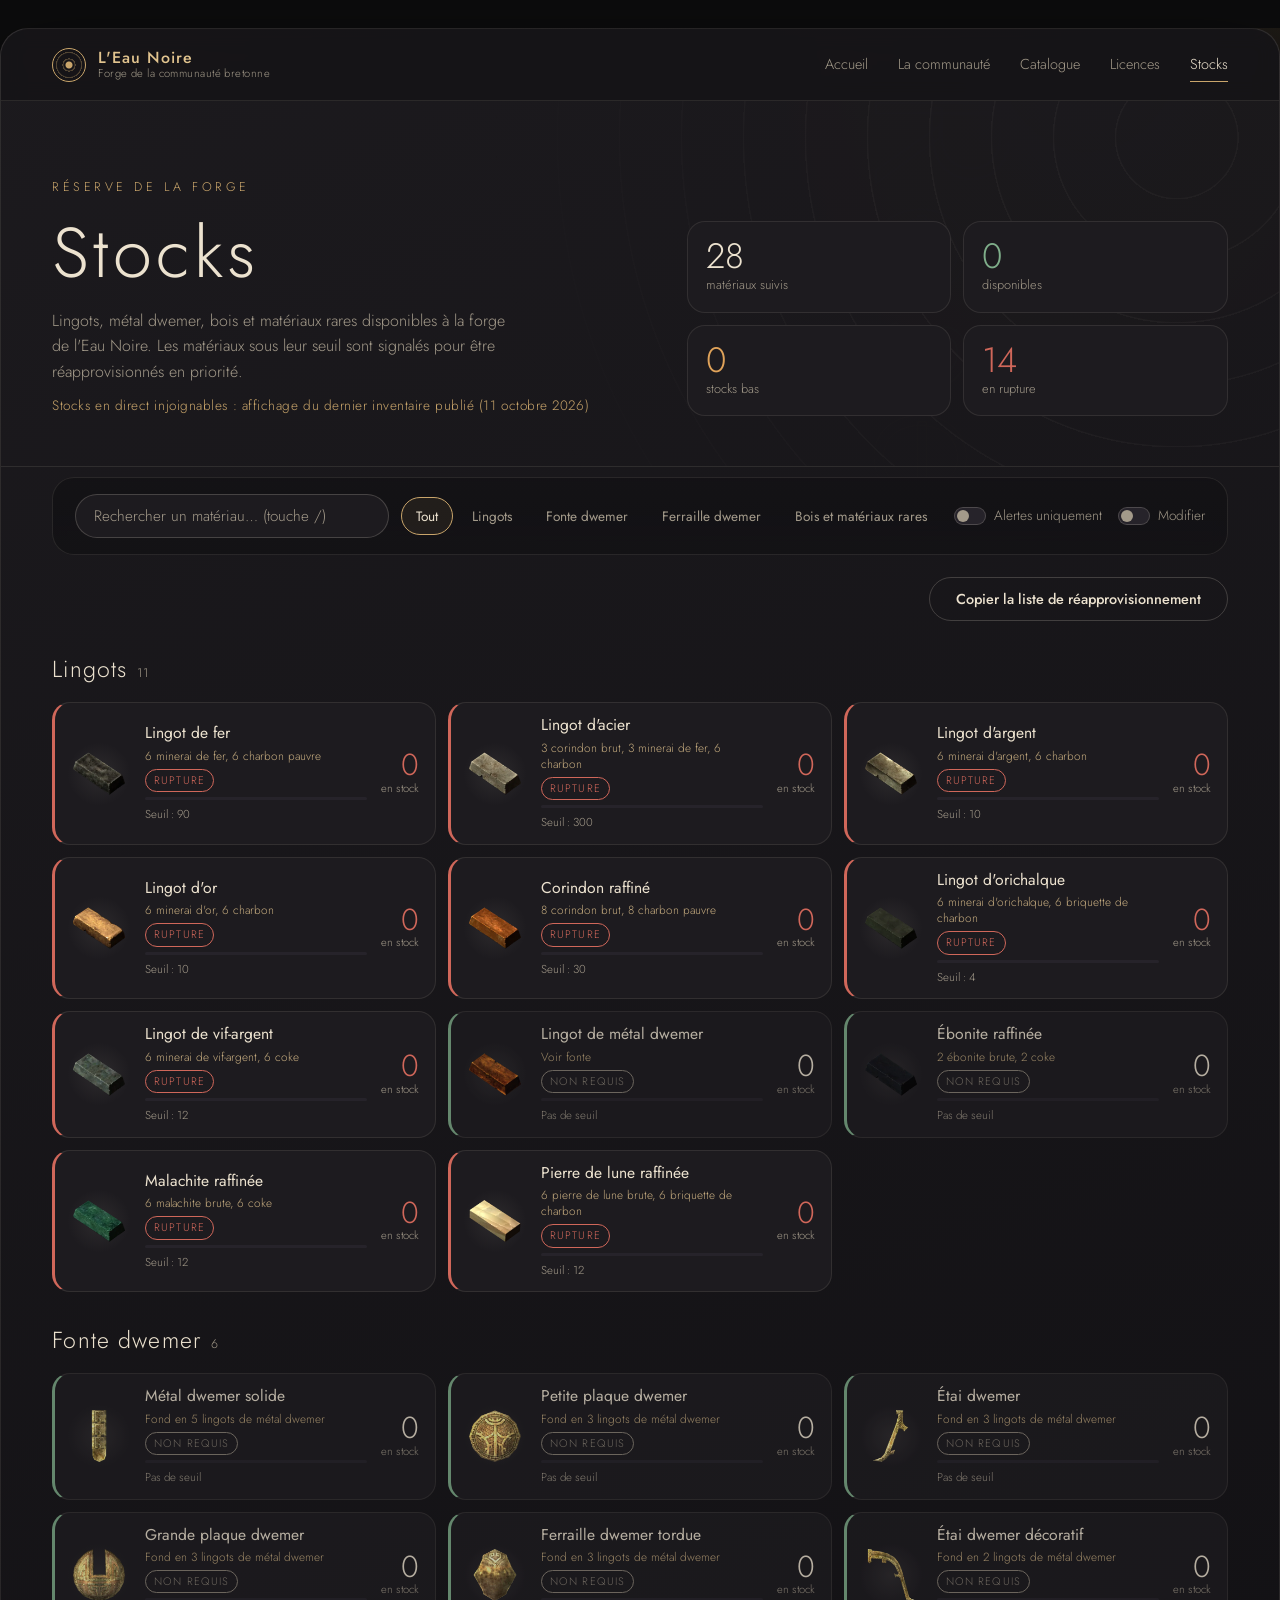
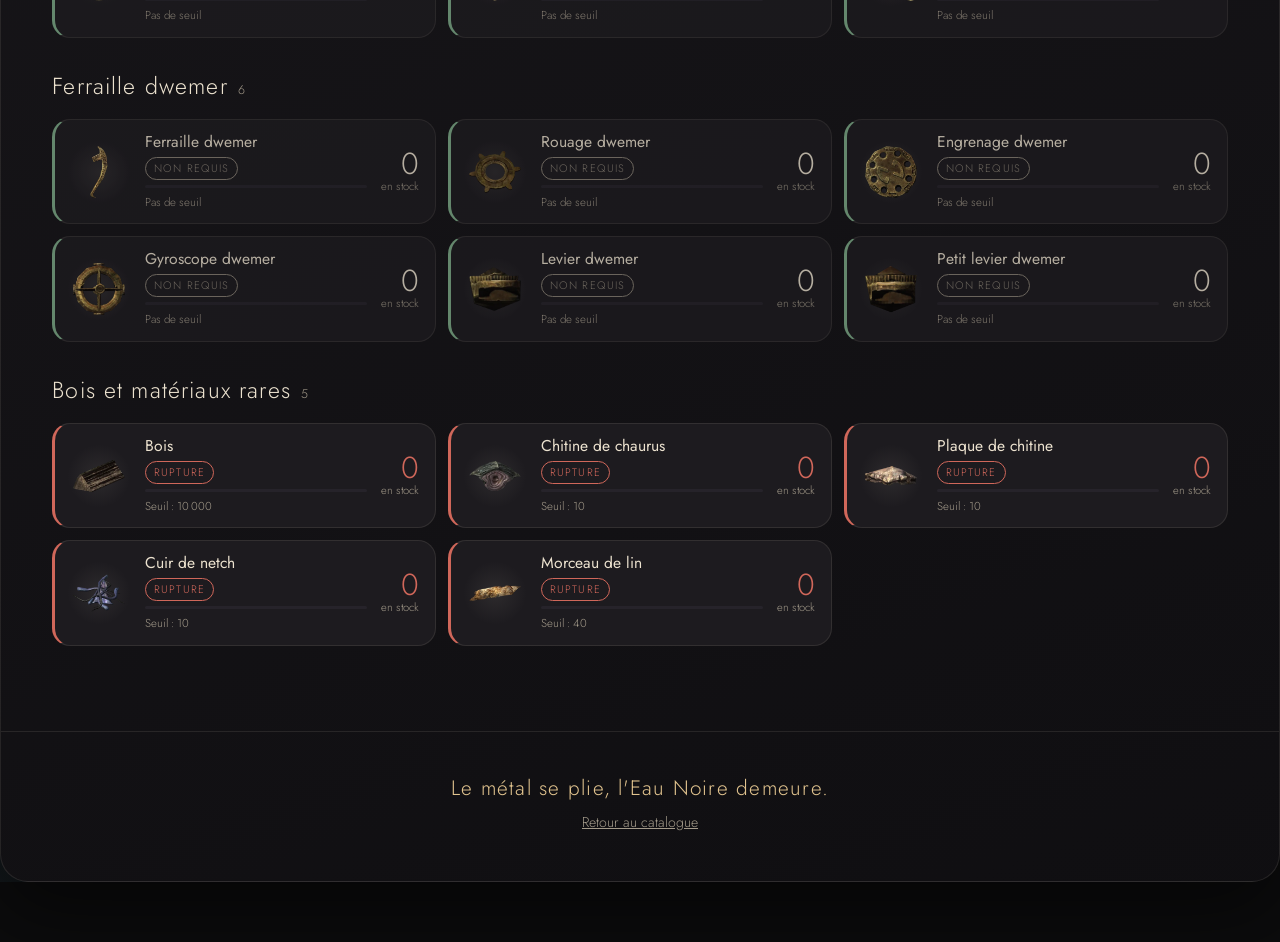
<file: stocks.html>
<!doctype html>
<html lang="fr">
<head>
<meta charset="utf-8">
<meta name="viewport" content="width=device-width, initial-scale=1">
<meta name="theme-color" content="#0c0c0d">
<title>Stocks — L'Eau Noire</title>
<link rel="preconnect" href="https://fonts.googleapis.com">
<link rel="preconnect" href="https://fonts.gstatic.com" crossorigin>
<link rel="stylesheet" href="https://fonts.googleapis.com/css2?family=Jost:wght@300;400;500;600&display=swap">
<link rel="stylesheet" href="style.css">
</head>
<body class="page-stocks">

<div class="backdrop-title" aria-hidden="true">Réserve</div>

<div class="frame">

  <!-- ===================== NAVIGATION ===================== -->
  <header class="nav">
    <a class="brand" href="index.html#accueil">
      <span class="brand-mark" aria-hidden="true"></span>
      <span class="brand-text"><strong>L'Eau Noire</strong><small>Forge de la communauté bretonne</small></span>
    </a>
    <nav class="nav-links" id="nav-links">
      <a href="index.html#accueil">Accueil</a>
      <a href="index.html#communaute">La communauté</a>
      <a href="index.html#catalogue">Catalogue</a>
      <a href="index.html#licences">Licences</a>
      <a href="stocks.html" class="active">Stocks</a>
    </nav>
    <button class="burger" id="burger" type="button" aria-label="Menu"><span></span><span></span></button>
  </header>

  <!-- ===================== EN-TÊTE ===================== -->
  <section class="stock-hero">
    <div>
      <p class="eyebrow">Réserve de la forge</p>
      <h1>Stocks</h1>
      <p class="hero-lead">Lingots, métal dwemer, bois et matériaux rares disponibles à la forge de l'Eau Noire. Les matériaux sous leur seuil sont signalés pour être réapprovisionnés en priorité.</p>
      <p class="stock-maj" id="stock-maj"></p>
    </div>
    <div class="stock-summary" id="stock-summary"></div>
  </section>

  <!-- ===================== INVENTAIRE ===================== -->
  <section class="catalogue stock-section">
    <div class="toolbar">
      <input id="search" type="search" placeholder="Rechercher un matériau… (touche /)" autocomplete="off">
      <div class="tabs" id="tabs"></div>
      <div class="toggles">
        <label class="switch"><input type="checkbox" id="t-alert"><span></span>Alertes uniquement</label>
        <label class="switch"><input type="checkbox" id="t-edit"><span></span>Modifier</label>
      </div>
    </div>

    <!-- Bandeau des modifications (rempli par stocks-page.js) -->
    <div class="draft-bar" id="draft-bar" hidden></div>

    <div class="stock-actions">
      <button class="btn-ghost" id="report-copy" type="button">Copier la liste de réapprovisionnement</button>
    </div>

    <div id="stock-list"></div>
  </section>

  <footer class="footer">
    <p class="footer-devise">Le métal se plie, l'Eau Noire demeure.</p>
    <p class="footer-contact"><a href="index.html#catalogue">Retour au catalogue</a></p>
  </footer>
</div>

<script src="stocks.js"></script>
<script src="stocks-page.js"></script>
</body>
</html>
</file>
<file: style.css>
/* =====================================================================
   L'EAU NOIRE — STYLE
   Noir profond, sable de parian et bronze. Motif : les cercles d'une eau
   sombre qui ondule. Les couleurs se changent dans :root.
   ===================================================================== */

:root {
  --noir:        #0c0c0d;  /* fond de page */
  --panneau:     #151417;  /* cadre principal */
  --panneau-2:   #1d1b1f;  /* cartes */
  --panneau-3:   #26232a;  /* survol */
  --ligne:       rgba(236, 226, 207, .10);
  --ligne-forte: rgba(236, 226, 207, .20);
  --parian:      #ece2cf;  /* texte principal */
  --sable:       #a39a8a;  /* texte secondaire */
  --bronze:      #c9a56b;  /* accent : boutons, prix */
  --bronze-clair:#e2c48f;
  --eau:         #3b6170;  /* reflet d'eau sombre, très discret */

  --font: "Jost", "Segoe UI", system-ui, sans-serif;
  --page-width: 1440px;
  --pad: clamp(16px, 4vw, 64px);
  --radius: 28px;
}

* { box-sizing: border-box; }
html { scroll-behavior: smooth; background: var(--noir); color-scheme: dark; }
body {
  margin: 0; min-height: 100vh; overflow-x: hidden;
  font: 300 16px/1.6 var(--font); color: var(--parian);
  background:
    radial-gradient(ellipse 60% 40% at 85% 0%, rgba(201, 165, 107, .14), transparent 70%),
    radial-gradient(ellipse 50% 50% at 0% 100%, rgba(59, 97, 112, .14), transparent 70%),
    var(--noir);
  accent-color: var(--bronze);
}
::selection { background: var(--bronze); color: var(--noir); }
a { color: inherit; }
img { max-width: 100%; }

/* Grand titre en creux, derrière le cadre */
.backdrop-title {
  position: fixed; right: -2vw; top: 50%; transform: translateY(-50%) rotate(90deg); transform-origin: center;
  font-size: 15vw; font-weight: 300; letter-spacing: .08em; white-space: nowrap; pointer-events: none;
  color: transparent; -webkit-text-stroke: 1px rgba(236, 226, 207, .05); z-index: 0;
}

/* ---------- Cadre principal ---------- */
.frame {
  position: relative; z-index: 1;
  max-width: var(--page-width); margin: 28px auto 60px;
  background: linear-gradient(160deg, rgba(29, 27, 31, .96), rgba(16, 15, 18, .97));
  border: 1px solid var(--ligne); border-radius: var(--radius);
  box-shadow: 0 30px 80px rgba(0, 0, 0, .55), inset 0 1px 0 rgba(236, 226, 207, .05);
}

/* ---------- Navigation ---------- */
.nav {
  position: sticky; top: 0; z-index: 20;
  display: flex; align-items: center; gap: 24px;
  padding: 18px var(--pad);
  background: rgba(21, 20, 23, .82); -webkit-backdrop-filter: blur(10px); backdrop-filter: blur(10px);
  border-bottom: 1px solid var(--ligne); border-radius: var(--radius) var(--radius) 0 0;
}
.brand { display: flex; align-items: center; gap: 12px; text-decoration: none; }
.brand-mark {
  width: 34px; height: 34px; border-radius: 50%; flex: none;
  border: 1px solid var(--bronze);
  background: radial-gradient(circle, var(--bronze) 0 3px, transparent 4px), repeating-radial-gradient(circle, transparent 0 5px, rgba(201, 165, 107, .35) 6px 6.6px);
}
.brand-text { display: flex; flex-direction: column; line-height: 1.15; }
.brand-text strong { font-weight: 500; letter-spacing: .06em; color: var(--bronze-clair); }
.brand-text small { font-size: .7rem; color: var(--sable); letter-spacing: .04em; }

.nav-links { display: flex; gap: 30px; margin-left: auto; }
.nav-links a { text-decoration: none; font-size: .9rem; color: var(--sable); padding: 6px 0; position: relative; transition: color .2s; }
.nav-links a:hover { color: var(--parian); }
.nav-links a.active { color: var(--parian); }
.nav-links a.active::after { content: ""; position: absolute; left: 0; right: 0; bottom: 0; height: 1px; background: var(--bronze); }

.devis-btn {
  font: 400 .88rem var(--font); color: var(--parian); cursor: pointer;
  background: transparent; border: 1px solid var(--ligne-forte); border-radius: 999px; padding: 8px 16px;
  display: inline-flex; align-items: center; gap: 8px; transition: border-color .2s;
}
.devis-btn:hover { border-color: var(--bronze); }
.devis-btn span {
  min-width: 22px; height: 22px; border-radius: 999px; padding: 0 6px;
  display: inline-grid; place-items: center; font-size: .75rem; font-weight: 500;
  background: var(--bronze); color: var(--noir);
}
.burger { display: none; }

/* Points décoratifs */
.side-dots { position: absolute; left: 22px; top: 260px; display: flex; flex-direction: column; gap: 14px; }
.side-dots i { width: 5px; height: 5px; border-radius: 50%; background: var(--ligne-forte); }
.side-dots i.on { background: var(--bronze); box-shadow: 0 0 10px var(--bronze); }

/* ---------- Boutons ---------- */
.btn, .btn-ghost {
  display: inline-flex; align-items: center; justify-content: center; gap: 8px;
  font: 500 .9rem var(--font); text-decoration: none; cursor: pointer;
  border-radius: 999px; padding: 11px 26px; transition: background .2s, border-color .2s, color .2s;
}
.btn { background: var(--bronze); color: #1a140b; border: 1px solid var(--bronze); }
.btn:hover { background: var(--bronze-clair); border-color: var(--bronze-clair); }
.btn-ghost { background: transparent; color: var(--parian); border: 1px solid var(--ligne-forte); }
.btn-ghost:hover { border-color: var(--bronze); color: var(--bronze-clair); }

/* ---------- Accueil ---------- */
.hero {
  position: relative; overflow: hidden;
  display: grid; grid-template-columns: 1.1fr .9fr; align-items: center; gap: 40px;
  padding: clamp(40px, 7vw, 96px) var(--pad) clamp(48px, 7vw, 100px);
  min-height: 560px;
}
.eyebrow { margin: 0 0 18px; font-size: .78rem; letter-spacing: .28em; text-transform: uppercase; color: var(--bronze); }
.hero h1 {
  margin: 0; font-weight: 300; font-size: clamp(3rem, 7vw, 5.6rem); line-height: 1.02; letter-spacing: .06em;
}
.hero-lead { max-width: 460px; margin: 24px 0 34px; color: var(--sable); font-size: 1rem; }
.hero-actions { display: flex; gap: 12px; flex-wrap: wrap; }

.hero-art { position: relative; aspect-ratio: 1; width: min(440px, 100%); justify-self: center; }
.hero-circle {
  position: absolute; inset: 12%; border-radius: 50%; overflow: hidden;
  border: 1px solid rgba(201, 165, 107, .5);
  box-shadow: 0 0 60px rgba(201, 165, 107, .15), inset 0 0 40px rgba(0, 0, 0, .6);
}
.hero-circle img { width: 100%; height: 100%; object-fit: cover; display: block; }
.ring { position: absolute; border-radius: 50%; border: 1px solid var(--ligne); }
.ring-outer { inset: -6%; }
.ring-mid { inset: 4%; border-color: rgba(201, 165, 107, .18); }
.orbit { position: absolute; inset: -6%; animation: orbit 28s linear infinite; }
.orbit i { position: absolute; top: 50%; left: -4px; width: 8px; height: 8px; border-radius: 50%; background: var(--bronze); box-shadow: 0 0 14px var(--bronze); }
@keyframes orbit { to { transform: rotate(360deg); } }
/* ondulations d'eau noire derrière le cercle */
.hero::before {
  content: ""; position: absolute; inset: 0; pointer-events: none;
  background: repeating-radial-gradient(circle at 74% 50%, transparent 0 70px, rgba(236, 226, 207, .035) 71px 72px);
  -webkit-mask-image: radial-gradient(circle at 74% 50%, #000 0 30%, transparent 62%);
          mask-image: radial-gradient(circle at 74% 50%, #000 0 30%, transparent 62%);
}

/* ---------- Communauté ---------- */
.about {
  display: grid; grid-template-columns: 1fr 1fr; gap: clamp(28px, 5vw, 72px); align-items: center;
  padding: clamp(40px, 6vw, 90px) var(--pad);
  border-top: 1px solid var(--ligne);
}
.about h2, .section-head h2 { margin: 0 0 22px; font-weight: 400; font-size: clamp(1.8rem, 3.4vw, 2.6rem); letter-spacing: .04em; }
.about-text p { color: var(--sable); margin: 0 0 14px; max-width: 560px; }
.about-text .devise { color: var(--bronze-clair); font-style: italic; margin: 22px 0 28px; }
.about-art { margin: 0; position: relative; }
.about-art img {
  display: block; width: 100%; aspect-ratio: 5 / 4; object-fit: cover;
  border-radius: 140px 24px 24px 24px; border: 1px solid var(--ligne-forte);
  filter: saturate(.85);
}
.about-art::before {
  content: ""; position: absolute; width: 180px; height: 180px; left: -40px; top: -40px; border-radius: 50%;
  border: 1px solid rgba(201, 165, 107, .25); pointer-events: none;
}

/* ---------- En-têtes de section ---------- */
.catalogue, .licences { padding: clamp(40px, 6vw, 90px) var(--pad); border-top: 1px solid var(--ligne); }
.section-head { display: flex; justify-content: space-between; align-items: flex-end; gap: 24px; flex-wrap: wrap; margin-bottom: 26px; }
.section-head h2 { margin: 0; }
.section-head p { margin: 0; color: var(--sable); max-width: 520px; font-size: .95rem; }
.section-head strong { color: var(--bronze-clair); font-weight: 500; }

/* ---------- Barre d'outils du catalogue ---------- */
.toolbar {
  position: sticky; top: 71px; z-index: 10;
  display: flex; flex-wrap: wrap; align-items: center; gap: 12px;
  padding: 16px 22px; margin-bottom: 22px;
  background: linear-gradient(rgba(19, 18, 21, .96), rgba(19, 18, 21, .9));
  -webkit-backdrop-filter: blur(8px); backdrop-filter: blur(8px);
  border: 1px solid var(--ligne); border-radius: 22px;
}
#search {
  flex: 1 1 240px; min-width: 0; padding: 10px 18px; border-radius: 999px;
  font: 300 .95rem var(--font); color: var(--parian);
  background: var(--panneau-2); border: 1px solid var(--ligne-forte);
}
#search::placeholder { color: var(--sable); }
#search:focus { outline: none; border-color: var(--bronze); }
.tabs { display: flex; gap: 4px; flex-wrap: wrap; }
.tab {
  font: 400 .85rem var(--font); color: var(--sable); cursor: pointer;
  background: transparent; border: 1px solid transparent; border-radius: 999px; padding: 8px 14px; white-space: nowrap;
}
.tab:hover { color: var(--parian); }
.tab[aria-pressed="true"] { color: var(--parian); border-color: var(--bronze); background: rgba(201, 165, 107, .08); }
.toggles { display: flex; gap: 16px; margin-left: auto; }
.switch { display: inline-flex; align-items: center; gap: 8px; font-size: .85rem; color: var(--sable); cursor: pointer; white-space: nowrap; }
.switch input { position: absolute; opacity: 0; pointer-events: none; }
.switch span { width: 32px; height: 18px; border-radius: 999px; background: var(--panneau-3); border: 1px solid var(--ligne-forte); position: relative; transition: background .2s; }
.switch span::after { content: ""; position: absolute; top: 2px; left: 2px; width: 12px; height: 12px; border-radius: 50%; background: var(--sable); transition: transform .2s, background .2s; }
.switch input:checked + span { background: rgba(201, 165, 107, .25); border-color: var(--bronze); }
.switch input:checked + span::after { transform: translateX(14px); background: var(--bronze); }
.switch input:focus-visible + span { outline: 2px solid var(--bronze); outline-offset: 2px; }

/* ---------- Sets ---------- */
.set { padding: 34px 0; border-bottom: 1px solid var(--ligne); scroll-margin-top: 150px; }
.set:last-child { border-bottom: none; }
.set-head { display: flex; align-items: baseline; gap: 14px; flex-wrap: wrap; margin-bottom: 6px; }
.set-head h3 { margin: 0; font-weight: 300; font-size: 1.6rem; letter-spacing: .05em; }
.set-cat { font-size: .72rem; letter-spacing: .2em; text-transform: uppercase; color: var(--sable); }
.lic-badge {
  font: 500 .66rem var(--font); letter-spacing: .14em; text-transform: uppercase; cursor: pointer;
  color: var(--bronze); background: transparent; border: 1px solid var(--bronze); border-radius: 999px; padding: 3px 9px;
}
.lic-badge:hover { background: var(--bronze); color: var(--noir); }
.set-note { margin: 0 0 4px; color: var(--sable); font-size: .88rem; }
.set-note.lic { color: var(--bronze-clair); }
.set-body { display: grid; grid-template-columns: 1fr; gap: 22px; margin-top: 18px; }
.set-body.has-apercu { grid-template-columns: 240px minmax(0, 1fr); }
.sub-head { margin: 26px 0 0; font-weight: 400; font-size: .8rem; letter-spacing: .22em; text-transform: uppercase; color: var(--bronze); display: flex; align-items: center; gap: 12px; }
.sub-head::after { content: ""; flex: 1; height: 1px; background: var(--ligne); }

.apercu { margin: 0; position: relative; align-self: start; }
.apercu img {
  display: block; width: 100%; aspect-ratio: 4 / 5; object-fit: cover; object-position: center 25%;
  border-radius: 120px 120px 18px 18px; border: 1px solid var(--ligne-forte); cursor: zoom-in;
}
.apercu figcaption { margin-top: 10px; font-size: .72rem; letter-spacing: .2em; text-transform: uppercase; color: var(--bronze); text-align: center; }

.cards { display: grid; grid-template-columns: repeat(auto-fill, minmax(170px, 1fr)); gap: 14px; align-content: start; }
.card {
  position: relative; display: flex; flex-direction: column;
  background: var(--panneau-2); border: 1px solid var(--ligne); border-radius: 18px; overflow: hidden;
  transition: border-color .2s, transform .2s, background .2s;
}
.card:hover { border-color: rgba(201, 165, 107, .45); background: var(--panneau-3); transform: translateY(-2px); }
.card-img {
  position: relative; aspect-ratio: 1;
  background: radial-gradient(circle at 50% 45%, rgba(236, 226, 207, .07), transparent 65%);
}
.card-img img {
  position: absolute; inset: 14px; width: calc(100% - 28px); height: calc(100% - 28px);
  object-fit: contain; cursor: zoom-in; transition: transform .3s;
}
.card:hover .card-img img { transform: scale(1.05); }
.card-img .ph { position: absolute; inset: 22%; border-radius: 50%; border: 1px dashed var(--ligne-forte); }
.card-info { padding: 0 14px 14px; display: flex; flex-direction: column; gap: 4px; flex: 1; }
.card-name { font-weight: 400; font-size: .98rem; }
.card-mat { font-size: .76rem; line-height: 1.4; color: var(--sable); display: none; }
.show-mat .card-mat { display: block; }
.card-foot { display: flex; align-items: center; justify-content: space-between; gap: 8px; margin-top: auto; padding-top: 8px; }
.card-price { font-weight: 500; color: var(--bronze-clair); }
.card-price .na { font-weight: 300; font-style: italic; color: var(--sable); font-size: .85rem; }
.card-mo { font-size: .72rem; color: var(--sable); }
.add {
  width: 34px; height: 34px; border-radius: 50%; flex: none; cursor: pointer;
  font: 400 1.1rem/1 var(--font); color: var(--parian);
  background: transparent; border: 1px solid var(--ligne-forte); transition: all .2s;
}
.add:hover { background: var(--bronze); border-color: var(--bronze); color: var(--noir); }
.add.pulse { animation: pulse .4s ease; }
@keyframes pulse { 50% { transform: scale(1.25); } }
.empty { text-align: center; color: var(--sable); padding: 60px 0; }

/* ---------- Licences ---------- */
.lic-fab {
  display: flex; flex-wrap: wrap; align-items: center; gap: 10px 24px;
  padding: 18px 22px; margin-bottom: 18px; border-radius: 18px;
  background: rgba(201, 165, 107, .07); border: 1px solid rgba(201, 165, 107, .3);
}
.lic-fab strong { color: var(--bronze-clair); font-weight: 500; font-size: 1.15rem; }
.lic-fab p { margin: 0; color: var(--sable); font-size: .88rem; }
.lic-grid { display: grid; grid-template-columns: repeat(auto-fill, minmax(290px, 1fr)); gap: 14px; }
.lic-card { background: var(--panneau-2); border: 1px solid var(--ligne); border-radius: 18px; padding: 18px 20px; scroll-margin-top: 150px; transition: border-color .3s; }
.lic-card.flash { border-color: var(--bronze); }
.lic-card h4 { margin: 0; font-weight: 400; font-size: 1.15rem; letter-spacing: .03em; display: flex; justify-content: space-between; gap: 8px; }
.lic-card h4 small { font-size: .72rem; color: var(--sable); font-weight: 300; }
.lic-auth { margin: 4px 0 10px; font-size: .8rem; color: var(--sable); }
.lic-auth b { color: var(--bronze); font-weight: 500; }
.lic-card table { width: 100%; border-collapse: collapse; margin-top: 8px; font-size: .86rem; }
.lic-card th { text-align: left; font-weight: 400; color: var(--sable); font-size: .76rem; padding: 6px 0; border-bottom: 1px solid var(--ligne); }
.lic-card td { padding: 6px 0; border-bottom: 1px solid var(--ligne); }
.lic-card tr:last-child td { border-bottom: none; }
.lic-card .num { text-align: right; white-space: nowrap; }
.lic-card td.num { color: var(--bronze-clair); }
.lic-card .na { color: var(--sable); font-style: italic; font-size: .86rem; margin: 6px 0 0; }
.lic-sup { color: #e0985a; font-size: .82rem; margin: 10px 0 0; }

/* ---------- Pied de page ---------- */
.footer { padding: 40px var(--pad) 48px; border-top: 1px solid var(--ligne); text-align: center; }
.footer-devise { margin: 0 0 6px; font-size: 1.3rem; letter-spacing: .06em; color: var(--bronze-clair); }
.footer-contact { margin: 0; color: var(--sable); font-size: .88rem; }

/* ---------- Tiroir du devis ---------- */
.drawer-shade { position: fixed; inset: 0; background: rgba(0, 0, 0, .55); opacity: 0; pointer-events: none; transition: opacity .25s; z-index: 40; }
.drawer {
  position: fixed; top: 0; right: 0; bottom: 0; z-index: 50; width: min(400px, 100vw);
  display: flex; flex-direction: column;
  background: #141316; border-left: 1px solid var(--ligne-forte);
  transform: translateX(100%); transition: transform .3s ease;
}
.drawer-open .drawer { transform: none; }
.drawer-open .drawer-shade { opacity: 1; pointer-events: auto; }
.drawer header { display: flex; justify-content: space-between; align-items: center; padding: 20px 22px; border-bottom: 1px solid var(--ligne); }
.drawer h3 { margin: 0; font-weight: 400; letter-spacing: .06em; font-size: 1.3rem; }
.drawer-close { font: 300 1.8rem/1 var(--font); color: var(--sable); background: none; border: none; cursor: pointer; }
.drawer-body { flex: 1; overflow-y: auto; padding: 8px 22px; }
.line { display: grid; grid-template-columns: 1fr auto auto; gap: 10px; align-items: center; padding: 12px 0; border-bottom: 1px solid var(--ligne); font-size: .9rem; }
.line small { display: block; color: var(--sable); font-size: .76rem; }
.line .qty { display: flex; align-items: center; gap: 6px; }
.line button { width: 26px; height: 26px; border-radius: 50%; border: 1px solid var(--ligne-forte); background: none; color: var(--parian); cursor: pointer; }
.line button:hover { border-color: var(--bronze); }
.line strong { color: var(--bronze-clair); font-weight: 500; min-width: 40px; text-align: right; }
.drawer footer { padding: 18px 22px 22px; border-top: 1px solid var(--ligne); }
.drawer-total { display: flex; justify-content: space-between; margin-bottom: 14px; }
.drawer-total strong { color: var(--bronze-clair); font-weight: 500; font-size: 1.1rem; }
.drawer-actions { display: flex; gap: 10px; }
.drawer-actions > * { flex: 1; }

/* ---------- Visionneuse ---------- */
#lightbox { position: fixed; inset: 0; z-index: 60; display: none; place-items: center; padding: 20px; background: rgba(8, 8, 9, .9); cursor: zoom-out; }
#lightbox.open { display: grid; }
#lightbox img { max-height: 88vh; border-radius: 18px; border: 1px solid var(--ligne-forte); }

@media (prefers-reduced-motion: reduce) {
  html { scroll-behavior: auto; }
  .orbit { animation: none; }
}

/* =====================================================================
   PAGE STOCKS
   ===================================================================== */
:root { --ok: #7fae8a; --bas: #e0a35a; --rupture: #d0675a; }

.stock-hero {
  position: relative; overflow: hidden;
  display: grid; grid-template-columns: 1fr minmax(320px, 46%); gap: 40px; align-items: end;
  padding: clamp(36px, 6vw, 80px) var(--pad) clamp(30px, 4vw, 50px);
}
.stock-hero::before {
  content: ""; position: absolute; inset: 0; pointer-events: none;
  background: repeating-radial-gradient(circle at 92% 10%, transparent 0 60px, rgba(236, 226, 207, .035) 61px 62px);
  -webkit-mask-image: radial-gradient(circle at 92% 10%, #000 0 25%, transparent 60%);
          mask-image: radial-gradient(circle at 92% 10%, #000 0 25%, transparent 60%);
}
.stock-hero h1 { margin: 0; font-weight: 300; font-size: clamp(2.6rem, 6vw, 4.4rem); letter-spacing: .06em; line-height: 1.05; }
.stock-hero .hero-lead { margin: 18px 0 10px; }
.stock-maj { margin: 0; font-size: .85rem; color: var(--bronze); letter-spacing: .04em; }

.stock-summary { display: grid; grid-template-columns: repeat(2, 1fr); gap: 12px; position: relative; }
.sum {
  padding: 16px 18px; border-radius: 18px; background: var(--panneau-2); border: 1px solid var(--ligne);
  display: flex; flex-direction: column; gap: 2px;
}
.sum strong { font-weight: 300; font-size: 2.2rem; line-height: 1; }
.sum span { font-size: .8rem; color: var(--sable); }
.sum.ok strong { color: var(--ok); }
.sum.bas strong { color: var(--bas); }
.sum.rupture strong { color: var(--rupture); }

.stock-section { padding-top: 10px; }
.page-stocks .toolbar { top: 71px; }
.draft-bar {
  display: flex; flex-wrap: wrap; align-items: center; justify-content: space-between; gap: 12px 20px;
  padding: 14px 18px; margin: 4px 0 16px; border-radius: 16px;
  background: rgba(201, 165, 107, .08); border: 1px solid rgba(201, 165, 107, .4);
}
.draft-bar[hidden] { display: none; }
.draft-bar p { margin: 0; font-size: .88rem; color: var(--sable); max-width: 640px; }
.draft-bar strong { color: var(--bronze-clair); font-weight: 500; }
.draft-bar code { color: var(--parian); background: var(--panneau-3); padding: 1px 6px; border-radius: 6px; }
.draft-actions { display: flex; gap: 10px; }
.stock-maj.live { color: #8fbf8a; }
.draft-form { display: flex; flex-wrap: wrap; gap: 10px; align-items: center; }
.draft-form input {
  background: var(--panneau-3); border: 1px solid rgba(255,255,255,.08); color: var(--parian);
  font: inherit; font-size: .88rem; padding: 9px 14px; border-radius: 999px; width: 170px;
}
.draft-form input:focus { outline: none; border-color: var(--bronze); }
.draft-form .btn[disabled] { opacity: .6; cursor: wait; }
.draft-err { display: block; margin-top: 6px; color: #e08a7a; }
.draft-bar p.draft-ok { color: #8fbf8a; }
@media (max-width: 640px) { .draft-form input { flex: 1 1 140px; width: auto; } }
.stock-actions { display: flex; justify-content: flex-end; margin-bottom: 8px; }

.stock-cat { padding: 22px 0 8px; }
.stock-cat h3 { margin: 0 0 14px; font-weight: 300; font-size: 1.45rem; letter-spacing: .05em; display: flex; align-items: baseline; gap: 10px; }
.stock-cat h3 small { font-size: .78rem; color: var(--sable); }
.stock-grid { display: grid; grid-template-columns: repeat(auto-fill, minmax(300px, 1fr)); gap: 12px; }
.editing .stock-grid { grid-template-columns: repeat(auto-fill, minmax(390px, 1fr)); }

.stock-card {
  display: grid; grid-template-columns: 64px 1fr auto; align-items: center; gap: 14px;
  padding: 12px 16px 12px 12px; border-radius: 18px;
  background: var(--panneau-2); border: 1px solid var(--ligne); border-left: 3px solid var(--ok);
  transition: background .2s;
}
.stock-card:hover { background: var(--panneau-3); }
.stock-card.bas { border-left-color: var(--bas); }
.stock-card.rupture { border-left-color: var(--rupture); }
.stock-card.changed { box-shadow: inset 0 0 0 1px rgba(201, 165, 107, .5); }
.stock-icon {
  width: 64px; height: 64px; border-radius: 14px; position: relative;
  background: radial-gradient(circle, rgba(236, 226, 207, .08), transparent 70%);
}
.stock-icon img { position: absolute; inset: 6px; width: calc(100% - 12px); height: calc(100% - 12px); object-fit: contain; }
.stock-icon .ph { position: absolute; inset: 18px; border-radius: 50%; border: 1px dashed var(--ligne-forte); }
.stock-info { display: flex; flex-direction: column; gap: 5px; min-width: 0; }
.stock-name { font-weight: 400; font-size: .98rem; line-height: 1.25; }
.chip { align-self: flex-start; white-space: nowrap; font-size: .68rem; letter-spacing: .1em; text-transform: uppercase; padding: 2px 8px; border-radius: 999px; border: 1px solid currentColor; }
.chip.ok { color: var(--ok); }
.chip.bas { color: var(--bas); }
.chip.rupture { color: var(--rupture); }
.chip.vide { color: var(--sable); opacity: .8; }
.stock-card.vide { opacity: .75; }
.bar { height: 3px; border-radius: 3px; background: var(--panneau-3); overflow: hidden; }
.bar i { display: block; height: 100%; background: var(--ok); border-radius: 3px; }
.bas .bar i { background: var(--bas); }
.rupture .bar i { background: var(--rupture); }
.stock-seuil { font-size: .72rem; color: var(--sable); }
.stock-recette { font-size: .74rem; line-height: 1.35; color: var(--bronze-clair); opacity: .85; }
.stock-qty { text-align: right; display: flex; flex-direction: column; align-items: flex-end; }
.stock-qty strong { font-weight: 300; font-size: 1.9rem; line-height: 1; }
.stock-qty small { font-size: .7rem; color: var(--sable); }
.rupture .stock-qty strong { color: var(--rupture); }
.qty-edit { display: flex; align-items: center; gap: 6px; }
.qty-edit button {
  width: 30px; height: 30px; border-radius: 50%; cursor: pointer;
  font: 400 1rem/1 var(--font); color: var(--parian); background: none; border: 1px solid var(--ligne-forte);
}
.qty-edit button:hover { border-color: var(--bronze); color: var(--bronze-clair); }
.qty-edit input {
  width: 64px; padding: 6px 4px; text-align: center; border-radius: 10px;
  font: 400 1rem var(--font); color: var(--parian); background: var(--panneau); border: 1px solid var(--ligne-forte);
  -moz-appearance: textfield;
}
.qty-edit input::-webkit-outer-spin-button, .qty-edit input::-webkit-inner-spin-button { -webkit-appearance: none; margin: 0; }
.qty-edit input:focus { outline: none; border-color: var(--bronze); }

@media (max-width: 900px) {
  .stock-hero { grid-template-columns: 1fr; align-items: start; }
  .page-stocks .burger { margin-left: auto; }
}
@media (max-width: 640px) {
  .stock-summary { grid-template-columns: repeat(2, 1fr); }
  .sum strong { font-size: 1.7rem; }
  .stock-grid, .editing .stock-grid { grid-template-columns: 1fr; }
  .stock-card { grid-template-columns: 52px 1fr auto; gap: 10px; }
  .stock-icon { width: 52px; height: 52px; }
  .stock-actions { justify-content: stretch; }
  .stock-actions .btn-ghost { width: 100%; }
  .qty-edit input { width: 52px; }
}

/* =====================================================================
   RESPONSIVE
   ===================================================================== */
@media (max-width: 1100px) {
  .toggles { margin-left: 0; }
}

@media (max-width: 900px) {
  .frame { margin: 0; border-radius: 0; border-left: none; border-right: none; }
  .nav { border-radius: 0; }
  .side-dots, .backdrop-title { display: none; }
  .hero { grid-template-columns: 1fr; text-align: left; min-height: 0; }
  .hero-art { width: min(340px, 80%); order: -1; }
  .about { grid-template-columns: 1fr; }
  .about-art { order: -1; }
  .set-body.has-apercu { grid-template-columns: 190px minmax(0, 1fr); }

  /* menu mobile */
  .burger { display: grid; gap: 5px; width: 40px; height: 40px; place-content: center; background: none; border: 1px solid var(--ligne-forte); border-radius: 50%; cursor: pointer; }
  .burger span { width: 16px; height: 1px; background: var(--parian); }
  .nav-links {
    position: absolute; top: 100%; left: 0; right: 0; flex-direction: column; gap: 0;
    background: rgba(21, 20, 23, .98); border-bottom: 1px solid var(--ligne);
    max-height: 0; overflow: hidden; transition: max-height .3s;
  }
  .nav-links a { padding: 14px var(--pad); border-top: 1px solid var(--ligne); }
  .nav-links a.active::after { display: none; }
  .nav.menu-open .nav-links { max-height: 300px; }
  .devis-btn { margin-left: auto; }
}

@media (max-width: 640px) {
  .brand-text small { display: none; }
  .toolbar { top: 75px; gap: 10px; padding: 12px 14px; border-radius: 18px; }
  .tabs, .toggles { flex-wrap: nowrap; overflow-x: auto; width: 100%; scrollbar-width: none; }
  .tabs::-webkit-scrollbar { display: none; }
  .set-body.has-apercu { grid-template-columns: 1fr; }
  .apercu { max-width: 200px; justify-self: center; width: 100%; }
  .set { scroll-margin-top: 230px; }
  .cards { grid-template-columns: repeat(2, minmax(0, 1fr)); gap: 10px; }
  .card-info { padding: 0 10px 10px; }
  .card-name { font-size: .9rem; }
  .set-head h3 { font-size: 1.35rem; }
}
</file>
